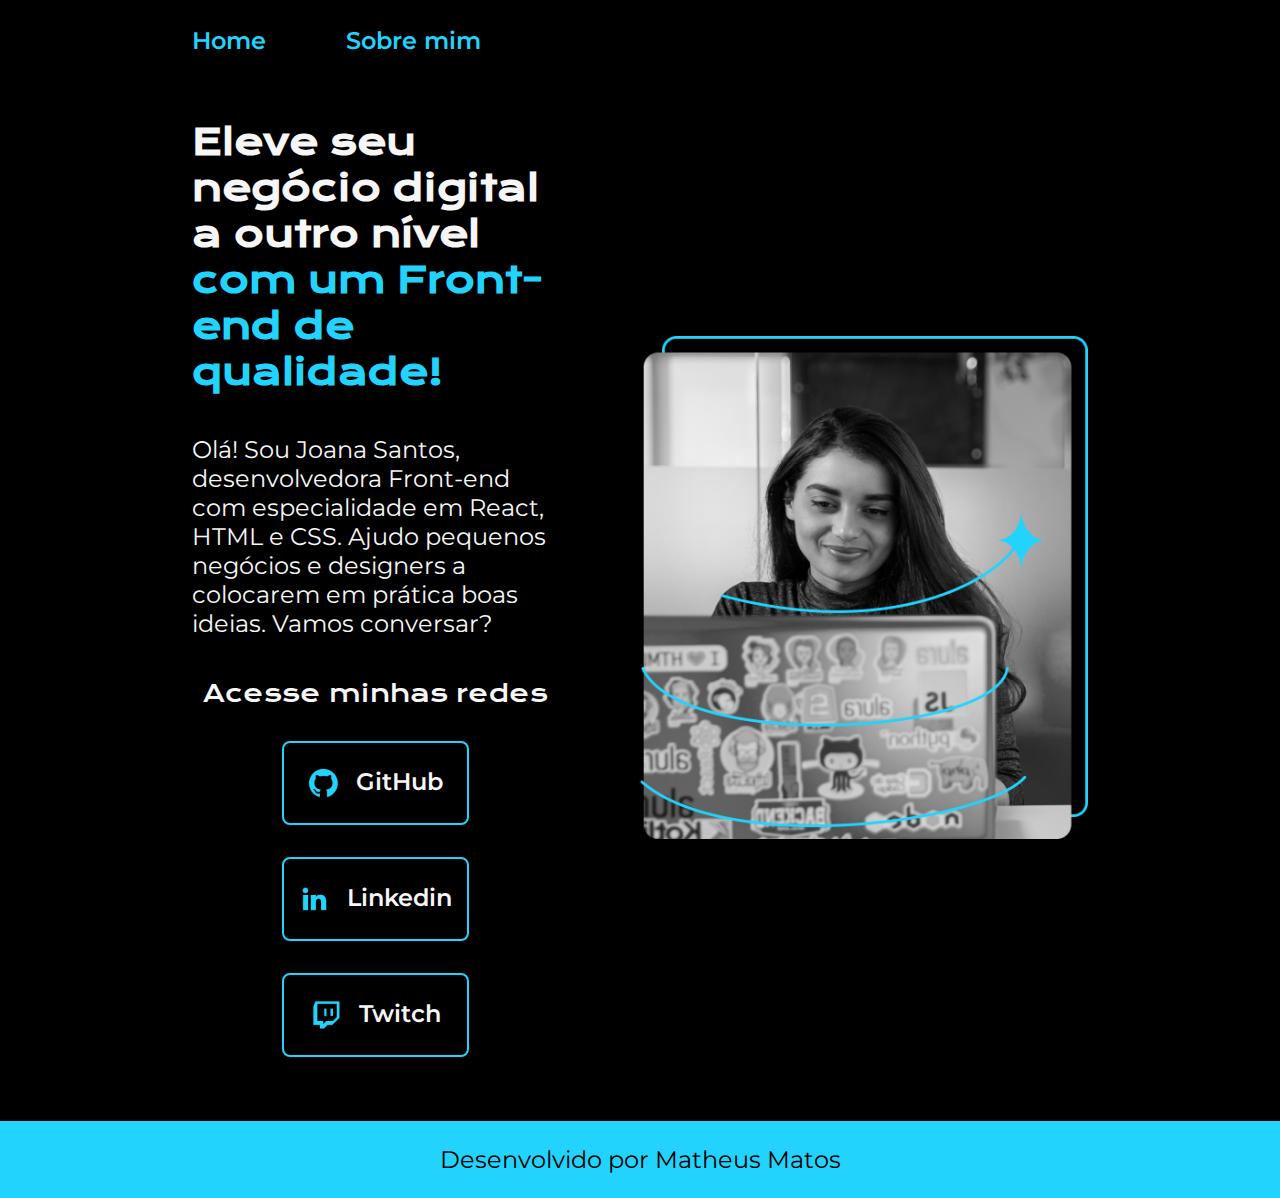
<file: index.html>
<!DOCTYPE html>
<html lang="pt-br">

<head>
    <meta charset="UTF-8">
    <meta http-equiv="X-UA-Compatible" content="IE=edge">
    <meta name="viewport" content="width=device-width, initial-scale=1.0">
    <title>Portifolio</title>
    <link rel="stylesheet" href="css/style.css">
</head>

<body>
    <header class="cabecalho">

        <nav class="cabecalho__menu">
            <a class="cabecalho__menu_link" href="index.html">Home</a>
            <a class="cabecalho__menu_link" href="about.html">Sobre mim</a>
        </nav>

    </header>
    <main class="apresentacao">
        <section class="apresentacao__conteudo">
            <h1 class="apresentacao__conteudo__titulo">Eleve seu negócio digital a outro nível<strong 
            class="titulo-destaque"> com um Front-end de qualidade!
            </strong></h1>
            <p class="apresentacao__conteudo__texto">Olá! Sou Joana Santos, desenvolvedora
            Front-end com especialidade em React, HTML e
            CSS. Ajudo pequenos negócios e designers a
            colocarem em prática boas ideias. Vamos
            conversar?</p>
            <div class="apresentacao__links">
                <h2 class="apresentacao__links_subtitulo">Acesse minhas redes</h2>

                    <a class="apresentacao__links__navegacao" href="https://github.com/rafaballerini">
                        <img src="assets/imagens/github.png" > 
                        GitHub
                    </a>
                   
                    <a class="apresentacao__links__navegacao" href="https://github.com/rafaballerini">
                        <img src="assets/imagens/linkedin.png" > 
                        Linkedin
                    </a>
                    <a class="apresentacao__links__navegacao" href="https://github.com/rafaballerini">
                        <img src="assets/imagens/twitch.png" > 
                        Twitch
                    </a>

                    
            </div>
        </section>
        <img class="apresentacao__imagem" src="assets/imagens/Imagem.png" alt="Foto da Joana Santos programando">
    </main>
    <footer class="rodape">
        <p>Desenvolvido por Matheus Matos</p>
    </footer>
</body>

</html>
</file>
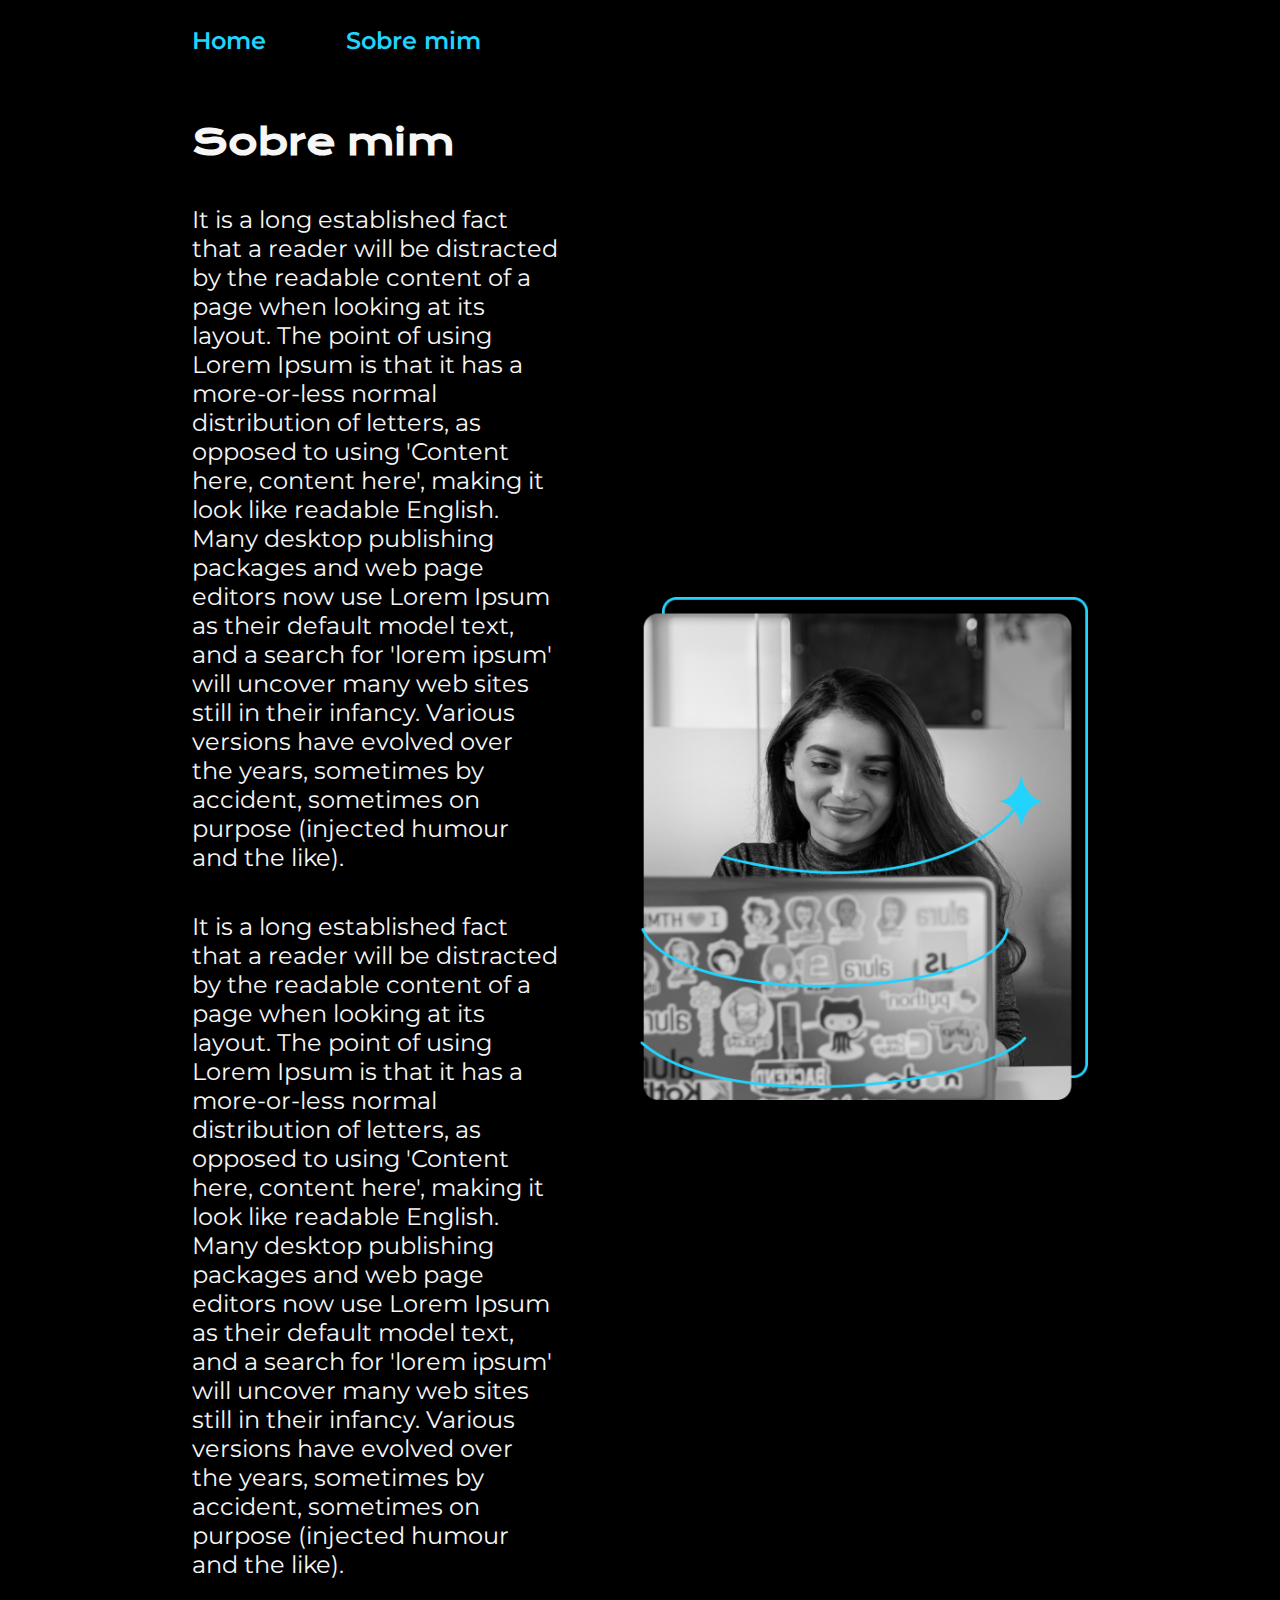
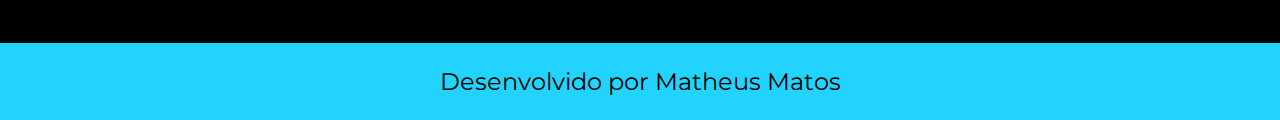
<file: about.html>
<!DOCTYPE html>
<html lang="en">
<head>
    <meta charset="UTF-8">
    <meta name="viewport" content="width=device-width, initial-scale=1.0">
    <title>Sobre mim</title>
    <link rel="stylesheet" href="css/style.css">

</head>
<body>

    <header class="cabecalho">

        <nav class="cabecalho__menu">
            <a class="cabecalho__menu_link" href="index.html">Home</a>
            <a class="cabecalho__menu_link" href="about.html">Sobre mim</a>
        </nav>

    </header>

    <main class="apresentacao"> 

        <section class="apresentacao__conteudo" >
            <h1 class="apresentacao__conteudo__titulo">Sobre mim</h1>
            <p class="apresentacao__conteudo__texto">
                
                It is a long established fact that a reader will be distracted by the readable content of a page when looking at its layout. The point of using Lorem Ipsum is that it has a more-or-less normal distribution of letters, as opposed to using 'Content here, content here', making it look like readable English. Many desktop publishing packages and web page editors now use Lorem Ipsum as their default model text, and a search for 'lorem ipsum' will uncover many web sites still in their infancy. Various versions have evolved over the years, sometimes by accident, sometimes on purpose (injected humour and the like).
            </p>
                
            <p class="apresentacao__conteudo__texto">
               
                It is a long established fact that a reader will be distracted by the readable content of a page when looking at its layout. The point of using Lorem Ipsum is that it has a more-or-less normal distribution of letters, as opposed to using 'Content here, content here', making it look like readable English. Many desktop publishing packages and web page editors now use Lorem Ipsum as their default model text, and a search for 'lorem ipsum' will uncover many web sites still in their infancy. Various versions have evolved over the years, sometimes by accident, sometimes on purpose (injected humour and the like).
            </p>
        
        </section>

        <img class="apresentacao__imagem" src="assets/imagens/Imagem.png" alt="Foto da Joana Santos Programando">


    </main>


    <footer class="rodape">
        <p>Desenvolvido por Matheus Matos</p>
    </footer>  

</body>
</html>
</file>
<file: css/style.css>
@import url('https://fonts.googleapis.com/css2?family=Krona+One&family=Montserrat:wght@400;600&display=swap');

:root{
    --cor-primaria: #000000;
    --cor-secundaria: #F6F6F6;
    --cor-terciaria: #22D4FD;
    --cor-hover:#272727;

    --font-primaria:'krona One' , sans-serif;
    --font-secundaria: 'Montserrat', sans-serif;
}

*{
    margin: 0;
    padding: 0;
}

body{
    /* height: 100vh; */
    box-sizing: border-box;
    background-color: var(--cor-primaria);
    color: var(--cor-secundaria);
}

.titulo-destaque{
    color: var(--cor-terciaria);

}

.cabecalho{

  padding: 2% 0 0 15%;

}

.cabecalho__menu{
    display: flex;
    gap: 80px;


}


.cabecalho__menu_link{
    
    font-family:var(--font-secundaria);
    font-size: 24px ;
    font-weight: 600;
    color: var(--cor-terciaria);
    text-decoration: none;

}

.apresentacao{
    padding: 5% 15%;
    display: flex;
    align-items: center;
    justify-content: space-between;
    gap: 82px;
}
.apresentacao__conteudo{
    width: 50%;
    display: flex;
    flex-direction: column;
    gap: 40px;
}

.apresentacao__conteudo__titulo{
    font-size: 2.25rem;
    font-family: var(--font-primaria);
}

.apresentacao__conteudo__texto{
    font-size: 1.5rem;
    font-family: var(--font-secundaria);
}

.apresentacao__links{
    display: flex;
    justify-content: space-between;
    flex-direction: column;
    align-items: center;
    gap: 32px;

}

.apresentacao__links_subtitulo{
    font-family:var(--font-primaria);
    font-weight: 400;
    font-size: 1.5rem;
}
.apresentacao__links__navegacao{
   
    /* background-color: #22D4FD; */
    display: flex;
    justify-content: center;
    gap: 16px;
    border: 2px solid var(--cor-terciaria);
    width: 50%;
    text-align: center;
    border-radius: 8px;
    font-size: 24px;
    font-weight: 600;
    padding: 1.5rem 0;
    text-decoration: none;
    color: var(--cor-secundaria);
    font-family: var(--font-secundaria);
}

.apresentacao__links__link:hover{

    background-color: var(--cor-hover) ;

}

.apresentacao__imagem{

    width: 50%;
    
}

.rodape{

    padding: 24px;
    text-align: center;
    font-family: var(--font-secundaria);
    font-size: 1.5rem;
    font-weight: 400;
    color:var(--cor-primaria);
    background-color: var(--cor-terciaria);
    

}

@media(max-width: 1200px){

    .cabecalho{
        padding: 10%;
    }
    .cabecalho__menu{
        justify-content: center;
    }
    .apresentacao	{

        flex-direction: column-reverse;
        padding: 5%;
    }

    .apresentacao__conteudo{
        width: auto;
    }

   

}
</file>
